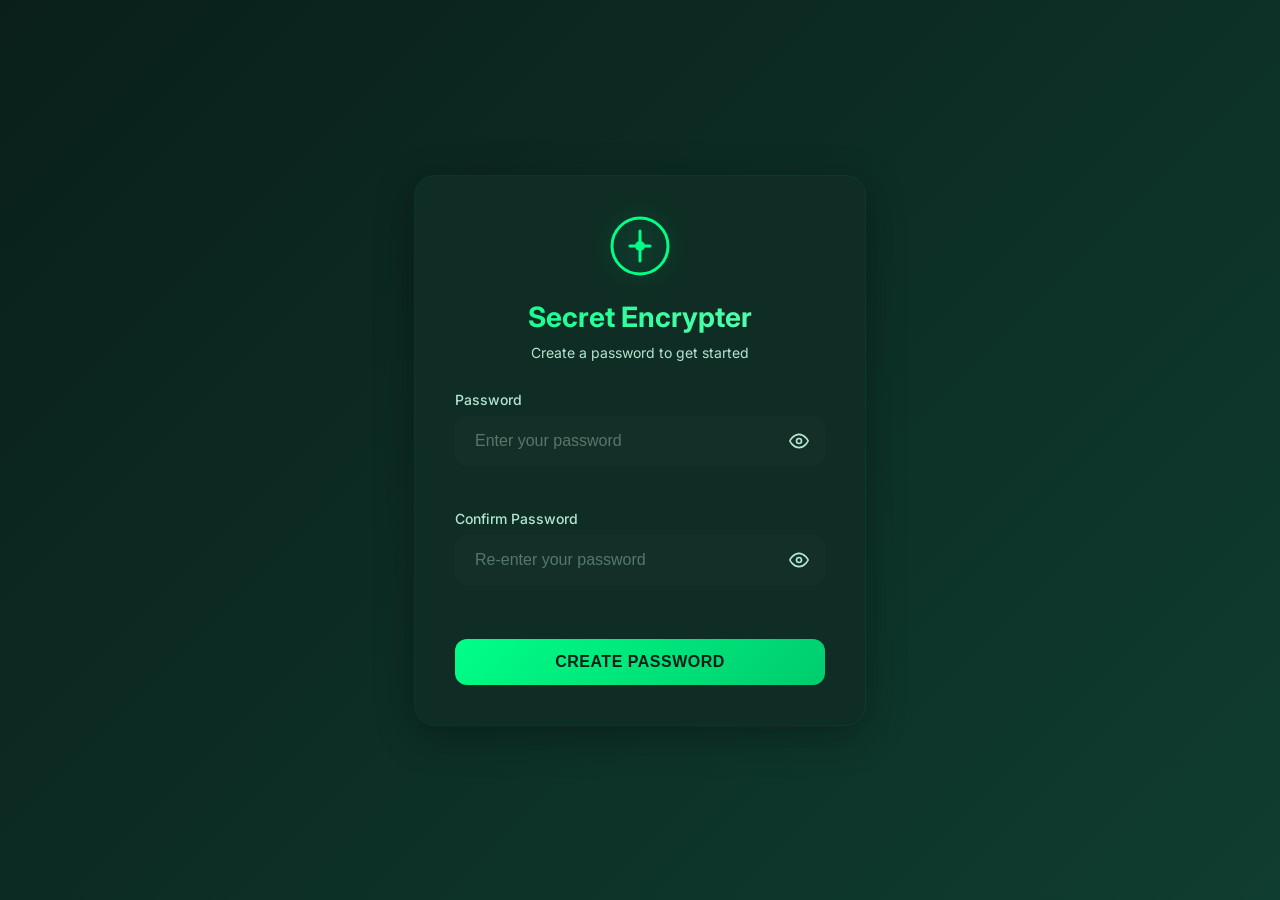
<file: index.html>
<!DOCTYPE html>
<html lang="en">
<head>
    <meta charset="UTF-8">
    <meta name="viewport" content="width=device-width, initial-scale=1.0">
    <title>Home - Secret Encrypter</title>
    <meta name="description" content="Encrypt and decrypt text securely in your browser. No data leaves your device.">
    <link rel="icon" type="image/svg+xml" href="assets/icon-small.svg">
    <link rel="stylesheet" href="style/main.css">
</head>
<body>
    <nav class="navbar">
        <div class="nav-content">
            <div class="nav-brand">
                <svg width="38" height="38" viewBox="0 0 60 60" fill="none" xmlns="http://www.w3.org/2000/svg">
                    <circle cx="30" cy="30" r="28" stroke="#00ff88" stroke-width="3"/>
                    <path d="M30 15 L30 25 M30 35 L30 45 M20 30 L25 30 M35 30 L40 30" stroke="#00ff88" stroke-width="3" stroke-linecap="round"/>
                    <circle cx="30" cy="30" r="5" fill="#00ff88"/>
                </svg>
                <span>Secret Encrypter</span>
            </div>
            <div class="nav-actions">
                <button class="btn-nav" id="textsNavBtn" title="View stored encrypted texts">
                    <svg width="15" height="15" viewBox="0 0 24 24" fill="none" stroke="currentColor" stroke-width="2">
                        <path d="M14 2H6a2 2 0 0 0-2 2v16a2 2 0 0 0 2 2h12a2 2 0 0 0 2-2V8z"></path>
                        <polyline points="14 2 14 8 20 8"></polyline>
                        <line x1="16" y1="13" x2="8" y2="13"></line>
                        <line x1="16" y1="17" x2="8" y2="17"></line>
                    </svg>
                    Texts
                </button>
                <button class="btn-nav btn-export-nav" id="exportBtn" title="Export all secrets as .txt">
                    <svg width="15" height="15" viewBox="0 0 24 24" fill="none" stroke="currentColor" stroke-width="2">
                        <path d="M21 15v4a2 2 0 0 1-2 2H5a2 2 0 0 1-2-2v-4"></path>
                        <polyline points="7 10 12 15 17 10"></polyline>
                        <line x1="12" y1="15" x2="12" y2="3"></line>
                    </svg>
                    Export
                </button>
                <button class="btn-logout" id="logoutBtn">Logout</button>
            </div>
        </div>
    </nav>

    <!-- Texts Drawer (slides in from the right) -->
    <div class="texts-drawer" id="textsDrawer" aria-hidden="true">
        <div class="drawer-header">
            <h3>
                <svg width="18" height="18" viewBox="0 0 24 24" fill="none" stroke="currentColor" stroke-width="2">
                    <path d="M14 2H6a2 2 0 0 0-2 2v16a2 2 0 0 0 2 2h12a2 2 0 0 0 2-2V8z"></path>
                    <polyline points="14 2 14 8 20 8"></polyline>
                </svg>
                Stored Texts
            </h3>
            <div class="drawer-actions">
                <button class="btn-wipe" id="wipeAllBtn">
                    <svg width="14" height="14" viewBox="0 0 24 24" fill="none" stroke="currentColor" stroke-width="2">
                        <polyline points="3 6 5 6 21 6"></polyline>
                        <path d="M19 6v14a2 2 0 0 1-2 2H7a2 2 0 0 1-2-2V6m3 0V4a2 2 0 0 1 2-2h4a2 2 0 0 1 2 2v2"></path>
                    </svg>
                    Wipe All
                </button>
                <button class="btn-close-drawer" id="closeDrawer" aria-label="Close">
                    <svg width="18" height="18" viewBox="0 0 24 24" fill="none" stroke="currentColor" stroke-width="2">
                        <line x1="18" y1="6" x2="6" y2="18"></line>
                        <line x1="6" y1="6" x2="18" y2="18"></line>
                    </svg>
                </button>
            </div>
        </div>
        <div class="drawer-body">
            <!-- Inline text viewer -->
            <div id="textViewer" class="text-viewer" style="display:none;">
                <div class="viewer-header">
                    <h4>Encrypted Text</h4>
                    <button class="btn-close-viewer" id="closeViewer">
                        <svg width="16" height="16" viewBox="0 0 24 24" fill="none" stroke="currentColor" stroke-width="2">
                            <line x1="18" y1="6" x2="6" y2="18"></line>
                            <line x1="6" y1="6" x2="18" y2="18"></line>
                        </svg>
                        Back
                    </button>
                </div>
                <div class="viewer-body">
                    <code id="viewedText"></code>
                </div>
                <div class="viewer-footer">
                    <button class="btn-copy-viewer" id="copyViewerText">
                        <svg width="15" height="15" viewBox="0 0 24 24" fill="none" stroke="currentColor" stroke-width="2">
                            <rect x="9" y="9" width="13" height="13" rx="2" ry="2"></rect>
                            <path d="M5 15H4a2 2 0 0 1-2-2V4a2 2 0 0 1 2-2h9a2 2 0 0 1 2 2v1"></path>
                        </svg>
                        Copy
                    </button>
                </div>
            </div>
            <!-- Stored texts list -->
            <div class="stored-texts-container" id="storedTextsContainer">
                <p class="no-texts-message">No encrypted texts stored yet</p>
            </div>
        </div>
    </div>
    <!-- Click-outside overlay -->
    <div class="drawer-overlay" id="drawerOverlay"></div>

    <div class="container">
        <div class="welcome-section">
            <h1>Welcome Back!</h1>
            <p class="subtitle">Your secure encryption and decryption tool</p>
        </div>

        <!-- Algorithm Selector -->
        <div class="algo-selector">
            <span class="algo-label">
                <svg width="15" height="15" viewBox="0 0 24 24" fill="none" stroke="currentColor" stroke-width="2">
                    <rect x="3" y="11" width="18" height="11" rx="2" ry="2"></rect>
                    <path d="M7 11V7a5 5 0 0 1 10 0v4"></path>
                </svg>
                Algorithm:
            </span>
            <div class="algo-pills" role="group" aria-label="Choose encryption algorithm">
                <button class="algo-pill active" data-algo="xor" id="algoXor">
                    XOR
                    <span class="algo-badge algo-badge--weak">Basic</span>
                </button>
                <button class="algo-pill" data-algo="aesgcm" id="algoAes">
                    AES-GCM
                    <span class="algo-badge algo-badge--strong">Secure</span>
                </button>
            </div>
        </div>

        <!-- Side-by-side Encrypt / Decrypt panels -->
        <div class="dual-panel">

            <!-- ===== ENCRYPT PANEL ===== -->
            <div class="card panel-card" id="encryptCard">
                <div class="card-header">
                    <div class="panel-label encrypt-label">
                        <svg width="20" height="20" viewBox="0 0 24 24" fill="none" stroke="currentColor" stroke-width="2.5">
                            <rect x="3" y="11" width="18" height="11" rx="2" ry="2"></rect>
                            <path d="M7 11V7a5 5 0 0 1 10 0v4"></path>
                        </svg>
                        <h2>Encrypt</h2>
                    </div>
                    <span class="algo-active-badge" id="encAlgoBadge">XOR</span>
                </div>

                <div class="card-body">
                    <div class="input-group">
                        <label for="encryptionKey">Encryption Key</label>
                        <div class="input-wrap">
                            <input type="password" id="encryptionKey" placeholder="Min. 4 characters" autocomplete="off">
                            <button type="button" class="toggle-visibility" id="toggleKeyVisibility" aria-label="Toggle key visibility">
                                <svg width="18" height="18" viewBox="0 0 24 24" fill="none" stroke="currentColor" stroke-width="2">
                                    <path d="M1 12s4-8 11-8 11 8 11 8-4 8-11 8-11-8-11-8z"></path>
                                    <circle cx="12" cy="12" r="3"></circle>
                                </svg>
                            </button>
                        </div>
                    </div>

                    <!-- File upload -->
                    <div class="file-upload-group">
                        <label for="fileUpload" class="file-upload-label">
                            <svg width="14" height="14" viewBox="0 0 24 24" fill="none" stroke="currentColor" stroke-width="2">
                                <path d="M21 15v4a2 2 0 0 1-2 2H5a2 2 0 0 1-2-2v-4"></path>
                                <polyline points="17 8 12 3 7 8"></polyline>
                                <line x1="12" y1="3" x2="12" y2="15"></line>
                            </svg>
                            Upload .txt
                        </label>
                        <input type="file" id="fileUpload" accept=".txt" style="display:none;">
                        <span class="file-name-badge" id="fileName">No file chosen</span>
                    </div>

                    <textarea id="encryptInput" placeholder="Enter or paste text to encrypt..." rows="6"></textarea>
                    <button class="btn-primary btn-encrypt" id="encryptBtn">
                        <svg width="17" height="17" viewBox="0 0 24 24" fill="none" stroke="currentColor" stroke-width="2">
                            <rect x="3" y="11" width="18" height="11" rx="2" ry="2"></rect>
                            <path d="M7 11V7a5 5 0 0 1 10 0v4"></path>
                        </svg>
                        Encrypt
                    </button>
                    <div class="output" id="encryptOutput"></div>
                </div>
            </div>

            <!-- ===== DECRYPT PANEL ===== -->
            <div class="card panel-card" id="decryptCard">
                <div class="card-header">
                    <div class="panel-label decrypt-label">
                        <svg width="20" height="20" viewBox="0 0 24 24" fill="none" stroke="currentColor" stroke-width="2.5">
                            <rect x="3" y="11" width="18" height="11" rx="2" ry="2"></rect>
                            <path d="M7 11V7a5 5 0 0 1 9.9-1"></path>
                        </svg>
                        <h2>Decrypt</h2>
                    </div>
                    <span class="algo-active-badge" id="decAlgoBadge">XOR</span>
                </div>
                <div class="card-body">
                    <div class="input-group">
                        <label for="decryptionKey">Decryption Key</label>
                        <div class="input-wrap">
                            <input type="password" id="decryptionKey" placeholder="Same key used to encrypt" autocomplete="off">
                            <button type="button" class="toggle-visibility" id="toggleDecKeyVisibility" aria-label="Toggle key visibility">
                                <svg width="18" height="18" viewBox="0 0 24 24" fill="none" stroke="currentColor" stroke-width="2">
                                    <path d="M1 12s4-8 11-8 11 8 11 8-4 8-11 8-11-8-11-8z"></path>
                                    <circle cx="12" cy="12" r="3"></circle>
                                </svg>
                            </button>
                        </div>
                    </div>
                    <textarea id="decryptInput" placeholder="Paste encrypted text here..." rows="6" style="margin-top: 44px;"></textarea>
                    <button class="btn-primary btn-decrypt" id="decryptBtn">
                        <svg width="17" height="17" viewBox="0 0 24 24" fill="none" stroke="currentColor" stroke-width="2">
                            <rect x="3" y="11" width="18" height="11" rx="2" ry="2"></rect>
                            <path d="M7 11V7a5 5 0 0 1 9.9-1"></path>
                        </svg>
                        Decrypt
                    </button>
                    <div class="output" id="decryptOutput"></div>
                </div>
            </div>
        </div>

        <div class="info-section">
            <div class="info-card">
                <h3>Secure Storage</h3>
                <p>Your password is hashed with SHA-256 and stored locally in the browser</p>
            </div>
            <div class="info-card">
                <h3>Fast &amp; Easy</h3>
                <p>Encrypt and decrypt text side-by-side with just a few clicks</p>
            </div>
            <div class="info-card">
                <h3>Privacy First</h3>
                <p>Everything happens locally — no data ever leaves your device</p>
            </div>
        </div>

        <footer class="footer">
            <p>Developed by <a href="https://github.com/DanishSayyad" target="_blank" class="developer-link">Danish Sayyad</a></p>
            <p><a href="pages/about.html" class="about-link">About</a></p>
        </footer>
    </div>

    <script src="script/auth.js"></script>
    <script src="script/app.js"></script>
</body>
</html>
</file>
<file: style/main.css>
/* ============================================================
   Secret Encrypter — Main Stylesheet
   Theme: Dark green + neon accents
   ============================================================ */

@import url('https://fonts.googleapis.com/css2?family=Inter:wght@400;500;600;700&display=swap');

* {
    margin: 0;
    padding: 0;
    box-sizing: border-box;
}

/* ============================================================
   GLOBAL SCROLLBAR — dark theme (Webkit + Firefox)
   ============================================================ */

/* Firefox */
* {
    scrollbar-width: thin;
    scrollbar-color: #1e4d3a transparent;
}

/* Webkit (Chrome, Edge, Safari) */
::-webkit-scrollbar {
    width: 7px;
    height: 7px;
}

::-webkit-scrollbar-track {
    background: transparent;
}

::-webkit-scrollbar-thumb {
    background: #1e4d3a;
    border-radius: 99px;
    border: 2px solid transparent;
    background-clip: content-box;
    transition: background 0.2s ease;
}

::-webkit-scrollbar-thumb:hover {
    background: #2e6e52;
    background-clip: content-box;
}

::-webkit-scrollbar-corner {
    background: transparent;
}


:root {
    --primary-green: #00ff88;
    --dark-green: #00cc6e;
    --light-green: #66ffb3;
    --accent-cyan: #00d4ff;
    --dark-cyan: #009ec2;
    --bg-dark: #0a1f1a;
    --bg-mid: #0d2820;
    --bg-card: #0f2d24;
    --bg-input: #142f27;
    --text-primary: #ffffff;
    --text-secondary: #b3e6d1;
    --text-muted: rgba(179, 230, 209, 0.45);
    --error-color: #ff4f4f;
    --success-color: #00ff88;
    --border-dim: rgba(0, 255, 136, 0.12);
    --border-mid: rgba(0, 255, 136, 0.25);
    --shadow-green: rgba(0, 255, 136, 0.18);
    --shadow-cyan: rgba(0, 212, 255, 0.18);
    --navbar-h: 66px;
    --radius-card: 20px;
    --radius-input: 12px;
    --radius-btn: 12px;
    --transition: 0.25s ease;
}

/* ============================================================
   BASE
   ============================================================ */
body {
    font-family: 'Inter', 'Segoe UI', Tahoma, Geneva, Verdana, sans-serif;
    background: linear-gradient(145deg, #0a1f1a 0%, #0e3628 60%, #0a1f1a 100%);
    background-attachment: fixed;
    color: var(--text-primary);
    min-height: 100vh;
    line-height: 1.6;
}

/* ============================================================
   NAVBAR
   ============================================================ */
.navbar {
    height: var(--navbar-h);
    background: rgba(10, 31, 26, 0.92);
    backdrop-filter: blur(16px);
    -webkit-backdrop-filter: blur(16px);
    border-bottom: 1px solid var(--border-dim);
    box-shadow: 0 2px 24px rgba(0, 0, 0, 0.35);
    position: sticky;
    top: 0;
    z-index: 300;
}

.nav-content {
    max-width: 1300px;
    margin: 0 auto;
    padding: 0 24px;
    height: 100%;
    display: flex;
    justify-content: space-between;
    align-items: center;
    gap: 16px;
}

.nav-brand {
    display: flex;
    align-items: center;
    gap: 12px;
    flex-shrink: 0;
}

.nav-brand svg {
    filter: drop-shadow(0 0 8px rgba(0, 255, 136, 0.35));
}

.nav-brand span {
    font-size: 18px;
    font-weight: 700;
    background: linear-gradient(120deg, var(--primary-green), var(--light-green));
    -webkit-background-clip: text;
    -webkit-text-fill-color: transparent;
    background-clip: text;
    letter-spacing: -0.3px;
}

/* Nav action buttons group */
.nav-actions {
    display: flex;
    align-items: center;
    gap: 10px;
}

/* Generic nav pill button */
.btn-nav {
    display: flex;
    align-items: center;
    gap: 7px;
    padding: 8px 16px;
    background: var(--bg-card);
    border: 1.5px solid var(--border-mid);
    border-radius: 10px;
    color: var(--text-secondary);
    font-size: 13px;
    font-weight: 600;
    cursor: pointer;
    transition: all var(--transition);
    letter-spacing: 0.3px;
}

.btn-nav:hover {
    background: rgba(0, 255, 136, 0.08);
    border-color: var(--primary-green);
    color: var(--primary-green);
    transform: translateY(-1px);
    box-shadow: 0 4px 14px var(--shadow-green);
}

.btn-nav.active {
    background: rgba(0, 255, 136, 0.15);
    border-color: var(--primary-green);
    color: var(--primary-green);
    box-shadow: 0 0 0 3px rgba(0, 255, 136, 0.08);
}

/* Export button — cyan tint */
.btn-export-nav {
    border-color: rgba(0, 212, 255, 0.3);
    color: rgba(0, 212, 255, 0.85);
}

.btn-export-nav:hover {
    background: rgba(0, 212, 255, 0.08);
    border-color: var(--accent-cyan);
    color: var(--accent-cyan);
    box-shadow: 0 4px 14px var(--shadow-cyan);
}

/* Logout button */
.btn-logout {
    padding: 8px 20px;
    background: transparent;
    border: 1.5px solid rgba(255, 79, 79, 0.4);
    border-radius: 10px;
    color: rgba(255, 120, 120, 0.9);
    font-size: 13px;
    font-weight: 600;
    cursor: pointer;
    transition: all var(--transition);
    letter-spacing: 0.3px;
    text-transform: uppercase;
}

.btn-logout:hover {
    background: rgba(255, 79, 79, 0.1);
    border-color: #ff4f4f;
    color: #ff7070;
    transform: translateY(-1px);
    box-shadow: 0 4px 14px rgba(255, 79, 79, 0.2);
}

/* ============================================================
   TEXTS DRAWER (right-side slide panel)
   ============================================================ */
.texts-drawer {
    position: fixed;
    top: var(--navbar-h);
    right: 0;
    width: 420px;
    max-width: 95vw;
    height: calc(100vh - var(--navbar-h));
    background: #0d2820;
    border-left: 1px solid var(--border-mid);
    display: flex;
    flex-direction: column;
    transform: translateX(105%);
    transition: transform 0.35s cubic-bezier(0.4, 0, 0.2, 1);
    z-index: 250;
    box-shadow: -12px 0 40px rgba(0, 0, 0, 0.5);
}

.texts-drawer.open {
    transform: translateX(0);
}

.drawer-overlay {
    position: fixed;
    inset: var(--navbar-h) 0 0 0;
    background: rgba(0, 0, 0, 0.45);
    z-index: 200;
    opacity: 0;
    pointer-events: none;
    transition: opacity 0.3s ease;
}

.drawer-overlay.visible {
    opacity: 1;
    pointer-events: all;
}

.drawer-header {
    display: flex;
    justify-content: space-between;
    align-items: center;
    padding: 20px 20px 16px;
    border-bottom: 1px solid var(--border-dim);
    flex-shrink: 0;
}

.drawer-header h3 {
    display: flex;
    align-items: center;
    gap: 9px;
    font-size: 16px;
    font-weight: 700;
    color: var(--primary-green);
}

.drawer-actions {
    display: flex;
    align-items: center;
    gap: 8px;
}

.btn-close-drawer {
    padding: 6px;
    background: transparent;
    border: 1px solid var(--border-dim);
    border-radius: 8px;
    color: var(--text-secondary);
    cursor: pointer;
    display: flex;
    align-items: center;
    transition: all var(--transition);
}

.btn-close-drawer:hover {
    border-color: var(--primary-green);
    color: var(--primary-green);
    background: rgba(0, 255, 136, 0.08);
}

.drawer-body {
    flex: 1;
    overflow-y: auto;
    padding: 16px;
    scrollbar-width: thin;
    scrollbar-color: var(--border-mid) transparent;
}

.drawer-body::-webkit-scrollbar {
    width: 4px;
}
.drawer-body::-webkit-scrollbar-thumb {
    background: var(--border-mid);
    border-radius: 4px;
}

/* Stored texts list */
.stored-texts-container {
    display: flex;
    flex-direction: column;
    gap: 10px;
}

.no-texts-message {
    text-align: center;
    color: var(--text-muted);
    padding: 48px 20px;
    font-size: 15px;
}

.text-card {
    display: flex;
    align-items: center;
    gap: 10px;
    padding: 12px 14px;
    background: var(--bg-input);
    border: 1px solid var(--border-dim);
    border-radius: 12px;
    transition: all var(--transition);
    cursor: pointer;
}

.text-card:hover {
    border-color: var(--primary-green);
    box-shadow: 0 3px 14px var(--shadow-green);
    transform: translateX(3px);
}

.text-card-preview {
    display: flex;
    align-items: center;
    gap: 10px;
    flex: 1;
    min-width: 0;
}

.text-card-preview svg {
    color: var(--primary-green);
    flex-shrink: 0;
}

.text-preview {
    color: var(--text-secondary);
    font-family: 'Courier New', monospace;
    font-size: 12px;
    white-space: nowrap;
    overflow: hidden;
    text-overflow: ellipsis;
}

.btn-delete {
    padding: 6px;
    background: transparent;
    border: 1px solid rgba(255, 79, 79, 0.3);
    border-radius: 7px;
    color: rgba(255, 79, 79, 0.7);
    cursor: pointer;
    display: flex;
    align-items: center;
    transition: all var(--transition);
    flex-shrink: 0;
}

.btn-delete:hover {
    background: rgba(255, 79, 79, 0.1);
    border-color: #ff4f4f;
    color: #ff6b6b;
    transform: scale(1.1);
}

/* Inline Text Viewer */
.text-viewer {
    background: var(--bg-card);
    border: 1.5px solid var(--border-mid);
    border-radius: 14px;
    overflow: hidden;
    margin-bottom: 16px;
    animation: slideDown 0.25s ease;
}

.viewer-header {
    display: flex;
    justify-content: space-between;
    align-items: center;
    padding: 14px 16px;
    border-bottom: 1px solid var(--border-dim);
}

.viewer-header h4 {
    color: var(--primary-green);
    font-size: 14px;
    font-weight: 600;
}

.btn-close-viewer {
    display: flex;
    align-items: center;
    gap: 6px;
    padding: 5px 12px;
    background: transparent;
    border: 1px solid var(--border-mid);
    border-radius: 7px;
    color: var(--text-secondary);
    font-size: 12px;
    font-weight: 600;
    cursor: pointer;
    transition: all var(--transition);
}

.btn-close-viewer:hover {
    border-color: var(--primary-green);
    color: var(--primary-green);
}

.viewer-body {
    padding: 16px;
    max-height: 280px;
    overflow-y: auto;
}

.viewer-body code {
    display: block;
    background: var(--bg-dark);
    padding: 14px;
    border-radius: 10px;
    color: var(--light-green);
    font-family: 'Courier New', monospace;
    font-size: 13px;
    word-break: break-all;
    white-space: pre-wrap;
    line-height: 1.7;
    border: 1px solid var(--border-dim);
}

.viewer-footer {
    padding: 12px 16px;
    border-top: 1px solid var(--border-dim);
    display: flex;
    justify-content: flex-end;
}

.btn-copy-viewer {
    display: flex;
    align-items: center;
    gap: 7px;
    padding: 8px 18px;
    background: linear-gradient(135deg, var(--primary-green), var(--dark-green));
    border: none;
    border-radius: 9px;
    color: var(--bg-dark);
    font-size: 13px;
    font-weight: 700;
    cursor: pointer;
    transition: all var(--transition);
}

.btn-copy-viewer:hover {
    transform: translateY(-2px);
    box-shadow: 0 6px 16px var(--shadow-green);
}

/* Wipe All button */
.btn-wipe {
    display: flex;
    align-items: center;
    gap: 6px;
    padding: 6px 12px;
    background: transparent;
    border: 1px solid rgba(255, 79, 79, 0.4);
    border-radius: 8px;
    color: rgba(255, 100, 100, 0.9);
    font-size: 12px;
    font-weight: 600;
    cursor: pointer;
    transition: all var(--transition);
}

.btn-wipe:hover {
    background: rgba(255, 79, 79, 0.12);
    border-color: #ff4f4f;
    box-shadow: 0 3px 12px rgba(255, 79, 79, 0.25);
    transform: translateY(-1px);
}

/* ============================================================
   MAIN CONTAINER
   ============================================================ */
.container {
    max-width: 1300px;
    margin: 0 auto;
    padding: 40px 24px 60px;
}

/* ============================================================
   WELCOME SECTION
   ============================================================ */
.welcome-section {
    text-align: center;
    margin-bottom: 36px;
    animation: fadeSlideDown 0.55s ease-out;
}

.welcome-section h1 {
    font-size: 40px;
    font-weight: 700;
    letter-spacing: -1px;
    margin-bottom: 8px;
    background: linear-gradient(120deg, var(--primary-green) 0%, var(--light-green) 100%);
    -webkit-background-clip: text;
    -webkit-text-fill-color: transparent;
    background-clip: text;
}

.subtitle {
    color: var(--text-secondary);
    font-size: 17px;
    font-weight: 400;
}

/* ============================================================
   DUAL PANEL LAYOUT
   ============================================================ */
.dual-panel {
    display: grid;
    grid-template-columns: 1fr 1fr;
    gap: 24px;
    margin-bottom: 50px;
    align-items: start;
}

/* Card base */
.card {
    background: var(--bg-card);
    border-radius: var(--radius-card);
    padding: 28px;
    border: 1px solid var(--border-dim);
    box-shadow: 0 8px 32px rgba(0, 0, 0, 0.28);
    transition: border-color 0.3s ease, box-shadow 0.3s ease;
}

.panel-card {
    animation: fadeSlideUp 0.55s ease-out;
}

.panel-card:hover {
    border-color: var(--border-mid);
    box-shadow: 0 12px 40px rgba(0, 0, 0, 0.35);
}

.card-header {
    margin-bottom: 22px;
    padding-bottom: 16px;
    border-bottom: 1.5px solid var(--border-dim);
}

/* Panel label (icon + title) */
.panel-label {
    display: flex;
    align-items: center;
    gap: 10px;
}

.panel-label h2 {
    font-size: 20px;
    font-weight: 700;
    margin: 0;
    letter-spacing: -0.3px;
}

/* Encrypt panel — green */
.encrypt-label svg  { color: var(--primary-green); }
.encrypt-label h2   { color: var(--primary-green); }
#encryptCard { border-top: 3px solid rgba(0, 255, 136, 0.4); }

/* Decrypt panel — cyan */
.decrypt-label svg  { color: var(--accent-cyan); }
.decrypt-label h2   { color: var(--accent-cyan); }
#decryptCard { border-top: 3px solid rgba(0, 212, 255, 0.4); }
#decryptCard .card-header { border-bottom-color: rgba(0, 212, 255, 0.15); }

/* ============================================================
   INPUT GROUPS
   ============================================================ */
.card-body .input-group {
    margin-bottom: 16px;
}

.card-body .input-group label {
    display: block;
    margin-bottom: 7px;
    color: var(--text-secondary);
    font-size: 13px;
    font-weight: 500;
    letter-spacing: 0.2px;
}

.input-wrap {
    position: relative;
}

.card-body .input-group input {
    width: 100%;
    padding: 12px 46px 12px 16px;
    background: var(--bg-input);
    border: 1.5px solid transparent;
    border-radius: var(--radius-input);
    color: var(--text-primary);
    font-size: 15px;
    font-family: inherit;
    transition: all var(--transition);
    outline: none;
}

#encryptCard .card-body .input-group input:focus {
    border-color: var(--primary-green);
    box-shadow: 0 0 0 4px rgba(0, 255, 136, 0.08);
}

#decryptCard .card-body .input-group input:focus {
    border-color: var(--accent-cyan);
    box-shadow: 0 0 0 4px rgba(0, 212, 255, 0.08);
}

.card-body .input-group input::placeholder {
    color: var(--text-muted);
}

.toggle-visibility {
    position: absolute;
    right: 11px;
    top: 50%;
    transform: translateY(-50%);
    background: transparent;
    border: none;
    color: var(--text-muted);
    cursor: pointer;
    padding: 4px;
    display: flex;
    align-items: center;
    transition: color var(--transition);
}

.toggle-visibility:hover { color: var(--primary-green); }
#decryptCard .toggle-visibility:hover { color: var(--accent-cyan); }

/* ============================================================
   FILE UPLOAD
   ============================================================ */
.file-upload-group {
    display: flex;
    align-items: center;
    gap: 10px;
    margin-bottom: 12px;
}

.file-upload-label {
    display: inline-flex;
    align-items: center;
    gap: 6px;
    padding: 7px 14px;
    background: var(--bg-input);
    border: 1.5px dashed rgba(0, 255, 136, 0.35);
    border-radius: 9px;
    color: var(--text-secondary);
    font-size: 12px;
    font-weight: 600;
    cursor: pointer;
    transition: all var(--transition);
    white-space: nowrap;
    flex-shrink: 0;
}

.file-upload-label:hover {
    border-color: var(--primary-green);
    color: var(--primary-green);
    background: rgba(0, 255, 136, 0.05);
}

.file-name-badge {
    font-size: 11px;
    color: var(--text-muted);
    overflow: hidden;
    text-overflow: ellipsis;
    white-space: nowrap;
    min-width: 0;
    flex: 1;
}

/* ============================================================
   TEXTAREA
   ============================================================ */
.card-body textarea {
    width: 100%;
    padding: 14px 16px;
    background: var(--bg-input);
    border: 1.5px solid transparent;
    border-radius: var(--radius-input);
    color: var(--text-primary);
    font-size: 14px;
    font-family: inherit;
    resize: vertical;
    min-height: 130px;
    margin-bottom: 14px;
    transition: all var(--transition);
    line-height: 1.65;
}

#encryptCard .card-body textarea:focus {
    outline: none;
    border-color: var(--primary-green);
    box-shadow: 0 0 0 4px rgba(0, 255, 136, 0.08);
}

#decryptCard .card-body textarea:focus {
    outline: none;
    border-color: var(--accent-cyan);
    box-shadow: 0 0 0 4px rgba(0, 212, 255, 0.08);
}

.card-body textarea::placeholder { color: var(--text-muted); }

/* ============================================================
   BUTTONS — PRIMARY
   ============================================================ */
.btn-primary {
    display: flex;
    align-items: center;
    justify-content: center;
    gap: 9px;
    width: 100%;
    padding: 13px;
    border: none;
    border-radius: var(--radius-btn);
    font-size: 15px;
    font-weight: 700;
    font-family: inherit;
    cursor: pointer;
    transition: all var(--transition);
    text-transform: uppercase;
    letter-spacing: 0.6px;
}

.btn-encrypt {
    background: linear-gradient(135deg, var(--primary-green) 0%, var(--dark-green) 100%);
    color: var(--bg-dark);
}

.btn-encrypt:hover {
    transform: translateY(-2px);
    box-shadow: 0 8px 22px var(--shadow-green);
}

.btn-decrypt {
    background: linear-gradient(135deg, var(--accent-cyan) 0%, var(--dark-cyan) 100%);
    color: #041318;
}

.btn-decrypt:hover {
    transform: translateY(-2px);
    box-shadow: 0 8px 22px var(--shadow-cyan);
}

.btn-primary:active {
    transform: translateY(0);
}

/* ============================================================
   OUTPUT AREA
   ============================================================ */
.output {
    margin-top: 16px;
    min-height: 50px;
}

.output .success {
    background: rgba(0, 255, 136, 0.07);
    border: 1px solid rgba(0, 255, 136, 0.35);
    border-radius: var(--radius-input);
    padding: 16px;
    color: var(--text-primary);
    animation: fadeSlideDown 0.28s ease;
}

#decryptOutput .success {
    background: rgba(0, 212, 255, 0.06);
    border-color: rgba(0, 212, 255, 0.3);
}

.output .success strong {
    color: var(--primary-green);
    display: block;
    margin-bottom: 8px;
    font-size: 12px;
    text-transform: uppercase;
    letter-spacing: 0.8px;
}

#decryptOutput .success strong { color: var(--accent-cyan); }

.output .success code {
    background: var(--bg-dark);
    padding: 12px;
    border-radius: 9px;
    display: block;
    word-break: break-all;
    font-family: 'Courier New', monospace;
    font-size: 13px;
    color: var(--light-green);
    border: 1px solid var(--border-dim);
    line-height: 1.65;
    max-height: 200px;
    overflow-y: auto;
}

#decryptOutput .success code { color: #7fe9ff; }

.output .error {
    color: var(--error-color);
    padding: 13px 16px;
    background: rgba(255, 79, 79, 0.08);
    border: 1px solid rgba(255, 79, 79, 0.35);
    border-radius: var(--radius-input);
    display: block;
    font-size: 14px;
    animation: shake 0.4s ease;
}

/* Output action buttons */
.output-actions {
    display: flex;
    gap: 8px;
    margin-top: 12px;
    flex-wrap: wrap;
}

.btn-copy,
.btn-save {
    display: inline-flex;
    align-items: center;
    gap: 5px;
    padding: 7px 14px;
    border-radius: 8px;
    font-size: 12px;
    font-weight: 600;
    cursor: pointer;
    font-family: inherit;
    transition: all var(--transition);
}

.btn-copy {
    background: var(--bg-input);
    border: 1px solid var(--primary-green);
    color: var(--primary-green);
}

.btn-copy:hover {
    background: var(--primary-green);
    color: var(--bg-dark);
}

.btn-save {
    background: rgba(0, 255, 136, 0.1);
    border: 1px solid var(--primary-green);
    color: var(--primary-green);
}

.btn-save:hover {
    background: var(--primary-green);
    color: var(--bg-dark);
}

/* ============================================================
   INFO SECTION
   ============================================================ */
.info-section {
    display: grid;
    grid-template-columns: repeat(auto-fit, minmax(260px, 1fr));
    gap: 20px;
    margin-bottom: 50px;
    animation: fadeSlideUp 0.7s ease-out;
}

.info-card {
    background: rgba(15, 45, 36, 0.45);
    border: 1px solid var(--border-dim);
    border-radius: 16px;
    padding: 24px;
    text-align: center;
    transition: all var(--transition);
}

.info-card:hover {
    border-color: var(--border-mid);
    transform: translateY(-4px);
    box-shadow: 0 8px 24px var(--shadow-green);
}

.info-card h3 {
    font-size: 17px;
    font-weight: 700;
    color: var(--primary-green);
    margin-bottom: 8px;
}

.info-card p {
    color: var(--text-secondary);
    font-size: 14px;
    line-height: 1.6;
}

/* ============================================================
   FOOTER
   ============================================================ */
.footer {
    text-align: center;
    border-top: 1px solid var(--border-dim);
    padding-top: 28px;
    color: var(--text-muted);
    font-size: 13px;
}

.footer p { margin: 6px 0; }

.developer-link {
    color: var(--primary-green);
    text-decoration: none;
    font-weight: 600;
    position: relative;
    transition: color var(--transition);
}

.developer-link::after {
    content: '';
    position: absolute;
    left: 0;
    bottom: -2px;
    width: 0;
    height: 1.5px;
    background: var(--primary-green);
    transition: width var(--transition);
}

.developer-link:hover::after { width: 100%; }
.developer-link:hover { color: var(--light-green); }

.about-link {
    color: var(--text-muted);
    text-decoration: none;
    transition: color var(--transition);
}
.about-link:hover { color: var(--primary-green); }

/* ============================================================
   ANIMATIONS
   ============================================================ */
@keyframes fadeSlideDown {
    from { opacity: 0; transform: translateY(-14px); }
    to   { opacity: 1; transform: translateY(0); }
}

@keyframes fadeSlideUp {
    from { opacity: 0; transform: translateY(20px); }
    to   { opacity: 1; transform: translateY(0); }
}

@keyframes slideDown {
    from { opacity: 0; transform: translateY(-12px); }
    to   { opacity: 1; transform: translateY(0); }
}

@keyframes shake {
    0%, 100% { transform: translateX(0); }
    25%       { transform: translateX(-7px); }
    75%       { transform: translateX(7px); }
}

/* ============================================================
   RESPONSIVE
   ============================================================ */
@media (max-width: 900px) {
    .dual-panel {
        grid-template-columns: 1fr;
    }
}

@media (max-width: 700px) {
    .nav-brand span { display: none; }

    .nav-actions { gap: 7px; }

    .btn-nav,
    .btn-logout {
        padding: 7px 10px;
        font-size: 12px;
    }

    .welcome-section h1 { font-size: 30px; }

    .texts-drawer { width: 100%; max-width: 100%; }

    .info-section { grid-template-columns: 1fr; }
}

@media (max-width: 480px) {
    .container { padding: 28px 16px 48px; }
    .card { padding: 20px 16px; }
    .welcome-section h1 { font-size: 26px; }
    .subtitle { font-size: 15px; }
}

/* ============================================================
   ALGORITHM SELECTOR
   ============================================================ */
.algo-selector {
    display: flex;
    align-items: center;
    justify-content: center;
    gap: 14px;
    margin-bottom: 30px;
    animation: fadeSlideDown 0.5s ease-out;
}

.algo-label {
    display: flex;
    align-items: center;
    gap: 7px;
    color: var(--text-secondary);
    font-size: 13px;
    font-weight: 600;
    letter-spacing: 0.3px;
    white-space: nowrap;
}

/* Segmented pill container */
.algo-pills {
    display: flex;
    background: var(--bg-card);
    border: 1px solid var(--border-dim);
    border-radius: 13px;
    padding: 4px;
    gap: 4px;
}

/* Individual pill */
.algo-pill {
    display: flex;
    align-items: center;
    gap: 8px;
    padding: 8px 20px;
    border: 1.5px solid transparent;
    border-radius: 10px;
    background: transparent;
    color: var(--text-secondary);
    font-size: 13px;
    font-weight: 600;
    font-family: inherit;
    cursor: pointer;
    transition: all 0.22s ease;
    white-space: nowrap;
}

.algo-pill:hover {
    color: var(--text-primary);
    background: rgba(255, 255, 255, 0.04);
}

/* XOR active */
.algo-pill[data-algo="xor"].active {
    background: var(--bg-input);
    color: var(--text-primary);
    border-color: var(--border-dim);
    box-shadow: 0 2px 10px rgba(0, 0, 0, 0.3);
}

/* AES-GCM active */
.algo-pill[data-algo="aesgcm"].active {
    background: linear-gradient(135deg,
        rgba(0, 255, 136, 0.14) 0%,
        rgba(0, 212, 255, 0.09) 100%);
    color: var(--primary-green);
    border-color: rgba(0, 255, 136, 0.4);
    box-shadow: 0 2px 14px rgba(0, 255, 136, 0.14);
}

/* Small text badge inside the pill */
.algo-badge {
    font-size: 10px;
    font-weight: 700;
    padding: 2px 7px;
    border-radius: 5px;
    text-transform: uppercase;
    letter-spacing: 0.5px;
}

.algo-badge--weak {
    background: rgba(255, 160, 50, 0.18);
    color: #ffaa33;
}

.algo-badge--strong {
    background: rgba(0, 255, 136, 0.14);
    color: var(--primary-green);
}



/* Active badge shown in each card header */
.algo-active-badge {
    font-size: 11px;
    font-weight: 700;
    padding: 3px 10px;
    border-radius: 6px;
    letter-spacing: 0.5px;
    text-transform: uppercase;
    background: var(--bg-input);
    color: var(--text-secondary);
    border: 1px solid var(--border-dim);
    transition: all 0.25s ease;
    white-space: nowrap;
}

.algo-active-badge.is-aes {
    background: rgba(0, 255, 136, 0.12);
    color: var(--primary-green);
    border-color: rgba(0, 255, 136, 0.3);
}

/* AES-GCM async loading state on buttons */
.btn-primary.loading {
    opacity: 0.75;
    cursor: wait;
    pointer-events: none;
    position: relative;
}

.btn-primary.loading::after {
    content: '';
    display: inline-block;
    width: 14px;
    height: 14px;
    border: 2px solid rgba(10, 31, 26, 0.35);
    border-top-color: #0a1f1a;
    border-radius: 50%;
    animation: spin 0.7s linear infinite;
    margin-left: 6px;
    vertical-align: middle;
}

@keyframes spin {
    to { transform: rotate(360deg); }
}

/* AES card border highlight when active */
.algo-aesgcm #encryptCard {
    border-top-color: rgba(0, 255, 136, 0.6);
    box-shadow: 0 8px 32px rgba(0, 0, 0, 0.28),
                0 0 0 1px rgba(0, 255, 136, 0.1);
}

.algo-aesgcm #decryptCard {
    border-top-color: rgba(0, 212, 255, 0.6);
    box-shadow: 0 8px 32px rgba(0, 0, 0, 0.28),
                0 0 0 1px rgba(0, 212, 255, 0.1);
}
</file>
<file: style/auth.css>
@import url('https://fonts.googleapis.com/css2?family=Inter:wght@400;500;600;700&display=swap');

/* Auth page styling (login.html) - Green Theme */

* {
    margin: 0;
    padding: 0;
    box-sizing: border-box;
}

:root {
    --primary-green: #00ff88;
    --dark-green: #00cc6e;
    --light-green: #66ffb3;
    --bg-dark: #0a1f1a;
    --bg-card: #0f2d24;
    --bg-input: #142f27;
    --text-primary: #ffffff;
    --text-secondary: #b3e6d1;
    --error-color: #ff4444;
    --shadow: rgba(0, 255, 136, 0.1);
}

body {
    font-family: 'Inter', 'Segoe UI', Tahoma, Geneva, Verdana, sans-serif;
    background: linear-gradient(135deg, #0a1f1a 0%, #0f3d2f 100%);
    color: var(--text-primary);
    min-height: 100vh;
    display: flex;
    align-items: center;
    justify-content: center;
    padding: 20px;
}

.container {
    width: 100%;
    max-width: 450px;
    animation: fadeIn 0.5s ease-in;
}

@keyframes fadeIn {
    from {
        opacity: 0;
        transform: translateY(-20px);
    }
    to {
        opacity: 1;
        transform: translateY(0);
    }
}

.login-box {
    background: var(--bg-card);
    border-radius: 20px;
    padding: 40px;
    box-shadow: 0 10px 40px rgba(0, 0, 0, 0.3),
                0 0 0 1px rgba(0, 255, 136, 0.1);
    backdrop-filter: blur(10px);
}

.logo {
    text-align: center;
    margin-bottom: 20px;
}

.logo svg {
    filter: drop-shadow(0 0 10px rgba(0, 255, 136, 0.3));
    animation: pulse 2s ease-in-out infinite;
}

@keyframes pulse {
    0%, 100% {
        transform: scale(1);
    }
    50% {
        transform: scale(1.05);
    }
}

h1 {
    text-align: center;
    font-size: 28px;
    margin-bottom: 10px;
    background: linear-gradient(135deg, var(--primary-green) 0%, var(--light-green) 100%);
    -webkit-background-clip: text;
    -webkit-text-fill-color: transparent;
    background-clip: text;
}

.subtitle {
    text-align: center;
    color: var(--text-secondary);
    margin-bottom: 30px;
    font-size: 14px;
}

.input-group {
    margin-bottom: 20px;
}

.input-group label {
    display: block;
    margin-bottom: 8px;
    color: var(--text-secondary);
    font-size: 14px;
    font-weight: 500;
}

.input-with-icon {
    position: relative;
    display: flex;
    align-items: center;
}

.input-group input,
.input-with-icon input {
    width: 100%;
    padding: 14px 50px 14px 18px;
    background: var(--bg-input);
    border: 2px solid transparent;
    border-radius: 12px;
    color: var(--text-primary);
    font-size: 16px;
    transition: all 0.3s ease;
    outline: none;
}

.toggle-password {
    position: absolute;
    right: 12px;
    background: transparent;
    border: none;
    color: var(--text-secondary);
    cursor: pointer;
    padding: 4px;
    display: flex;
    align-items: center;
    justify-content: center;
    transition: all 0.3s ease;
}

.toggle-password:hover {
    color: var(--primary-green);
}

.input-group input:focus {
    border-color: var(--primary-green);
    box-shadow: 0 0 0 4px rgba(0, 255, 136, 0.1);
}

.input-group input::placeholder {
    color: rgba(179, 230, 209, 0.4);
}

.btn-primary {
    width: 100%;
    padding: 14px;
    background: linear-gradient(135deg, var(--primary-green) 0%, var(--dark-green) 100%);
    border: none;
    border-radius: 12px;
    color: var(--bg-dark);
    font-size: 16px;
    font-weight: 600;
    cursor: pointer;
    transition: all 0.3s ease;
    margin-top: 10px;
    text-transform: uppercase;
    letter-spacing: 0.5px;
}

.btn-primary:hover {
    transform: translateY(-2px);
    box-shadow: 0 8px 20px rgba(0, 255, 136, 0.3);
}

.btn-primary:active {
    transform: translateY(0);
}

.error-message {
    margin-top: 20px;
    padding: 12px;
    background: rgba(255, 68, 68, 0.1);
    border: 1px solid var(--error-color);
    border-radius: 8px;
    color: var(--error-color);
    font-size: 14px;
    text-align: center;
    display: none;
}

.error-message:not(:empty) {
    display: block;
    animation: shake 0.5s ease-in-out;
}

@keyframes shake {
    0%, 100% { transform: translateX(0); }
    25% { transform: translateX(-10px); }
    75% { transform: translateX(10px); }
}

/* Reset section */
.reset-section {
    margin-top: 20px;
    text-align: center;
    padding-top: 20px;
    border-top: 1px solid rgba(0, 255, 136, 0.1);
}

.btn-reset {
    background: transparent;
    border: none;
    color: var(--text-secondary);
    font-size: 14px;
    cursor: pointer;
    transition: all 0.3s ease;
    text-decoration: underline;
}

.btn-reset:hover {
    color: var(--primary-green);
}

/* Responsive design */
@media (max-width: 480px) {
    .login-box {
        padding: 30px 20px;
    }
    
    h1 {
        font-size: 24px;
    }
}

/* ============================================================
   FIELD-LEVEL LIVE HINTS
   ============================================================ */
.field-hint {
    margin-top: 6px;
    font-size: 12px;
    font-weight: 500;
    min-height: 18px;
    transition: color 0.2s ease;
    padding-left: 2px;
    letter-spacing: 0.1px;
}

.field-hint--error {
    color: var(--error-color);
}

.field-hint--success {
    color: #00cc6e;
}

/* Disabled submit button (during async verify) */
.btn-primary:disabled {
    opacity: 0.65;
    cursor: not-allowed;
    transform: none !important;
    box-shadow: none !important;
}
</file>
